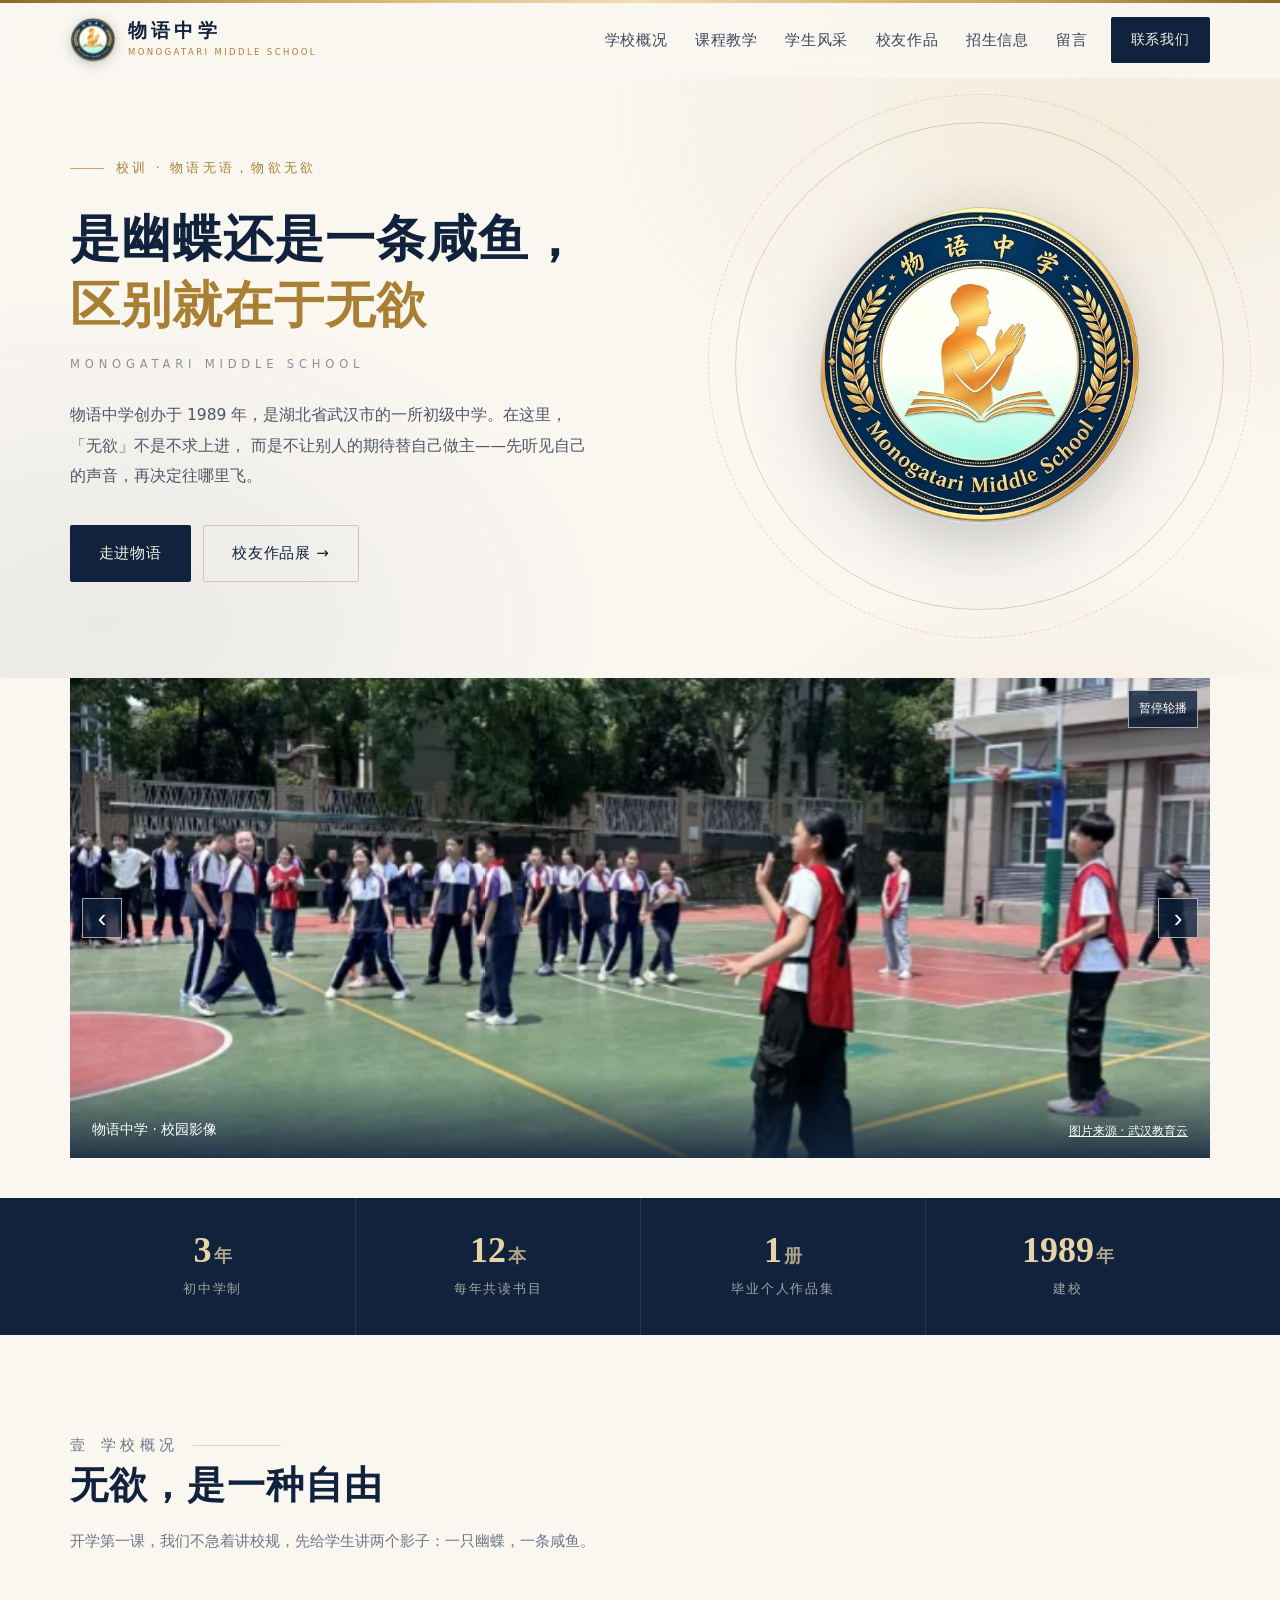
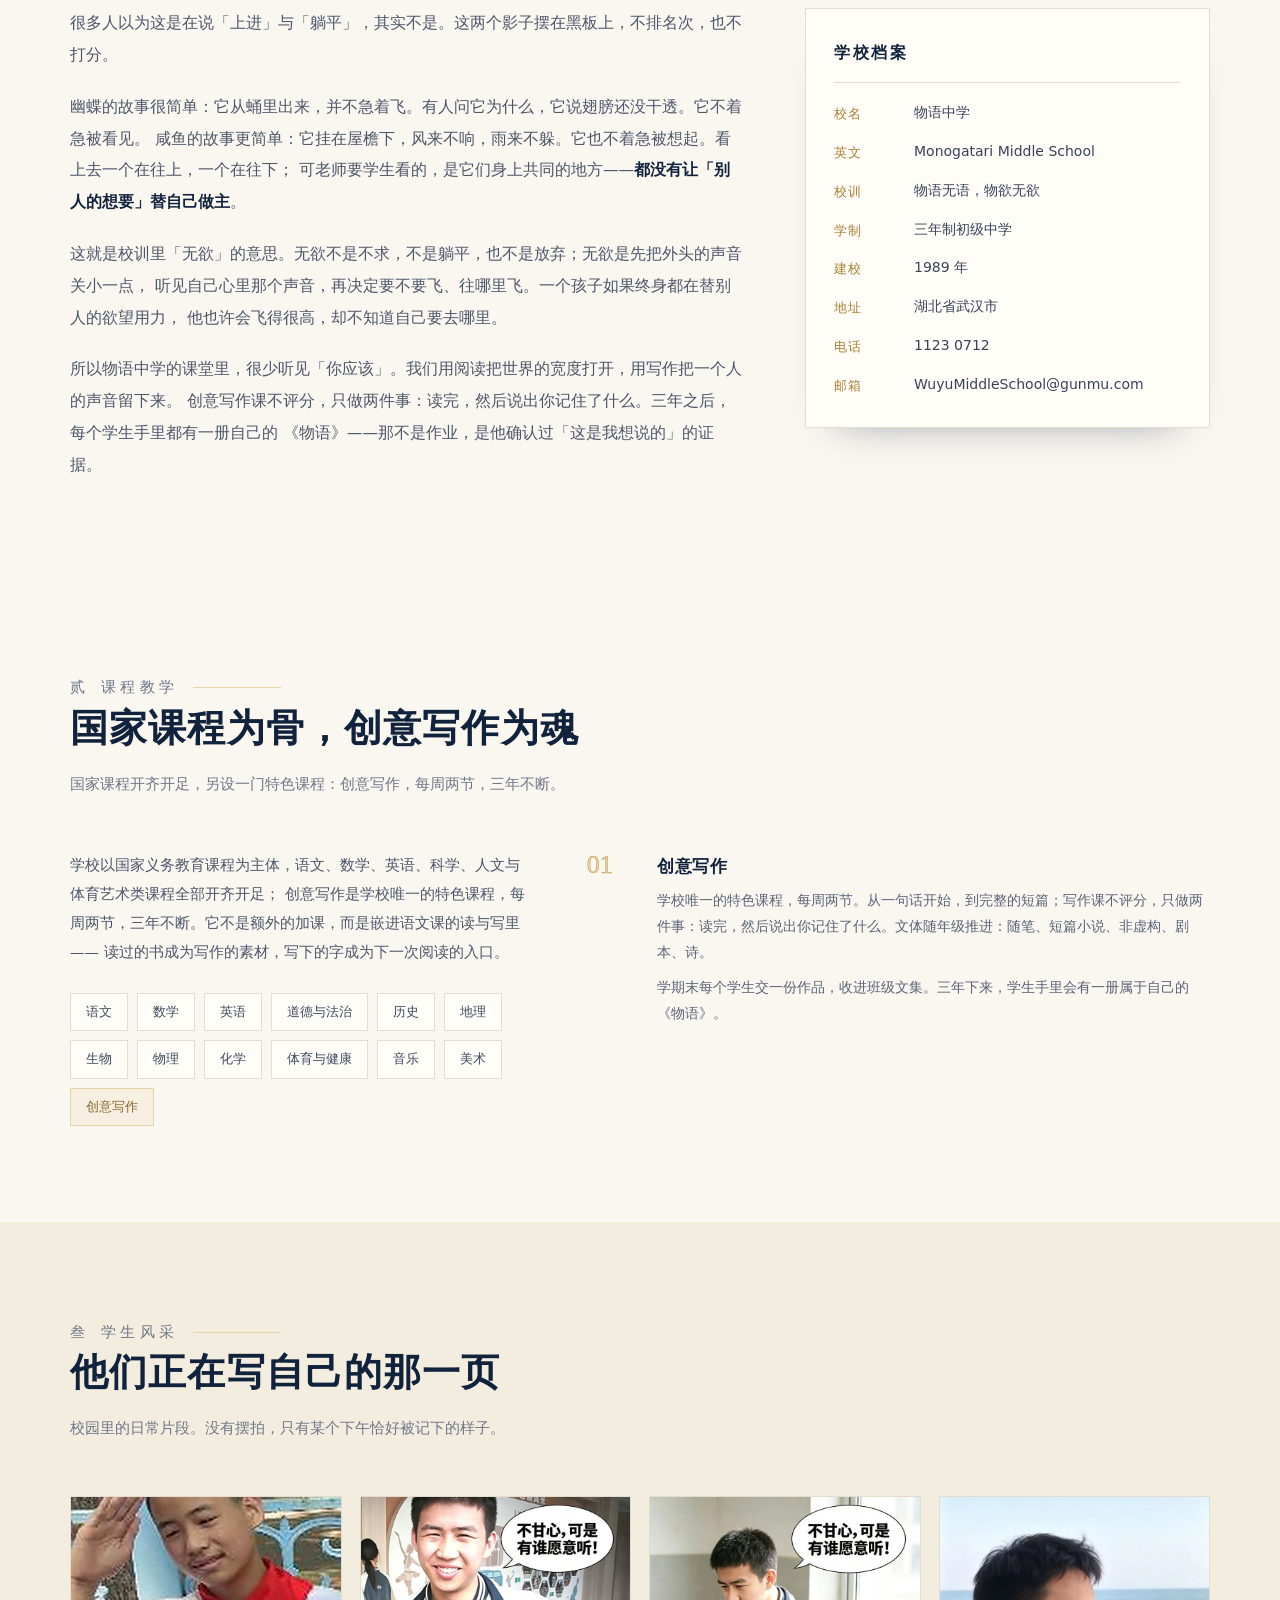
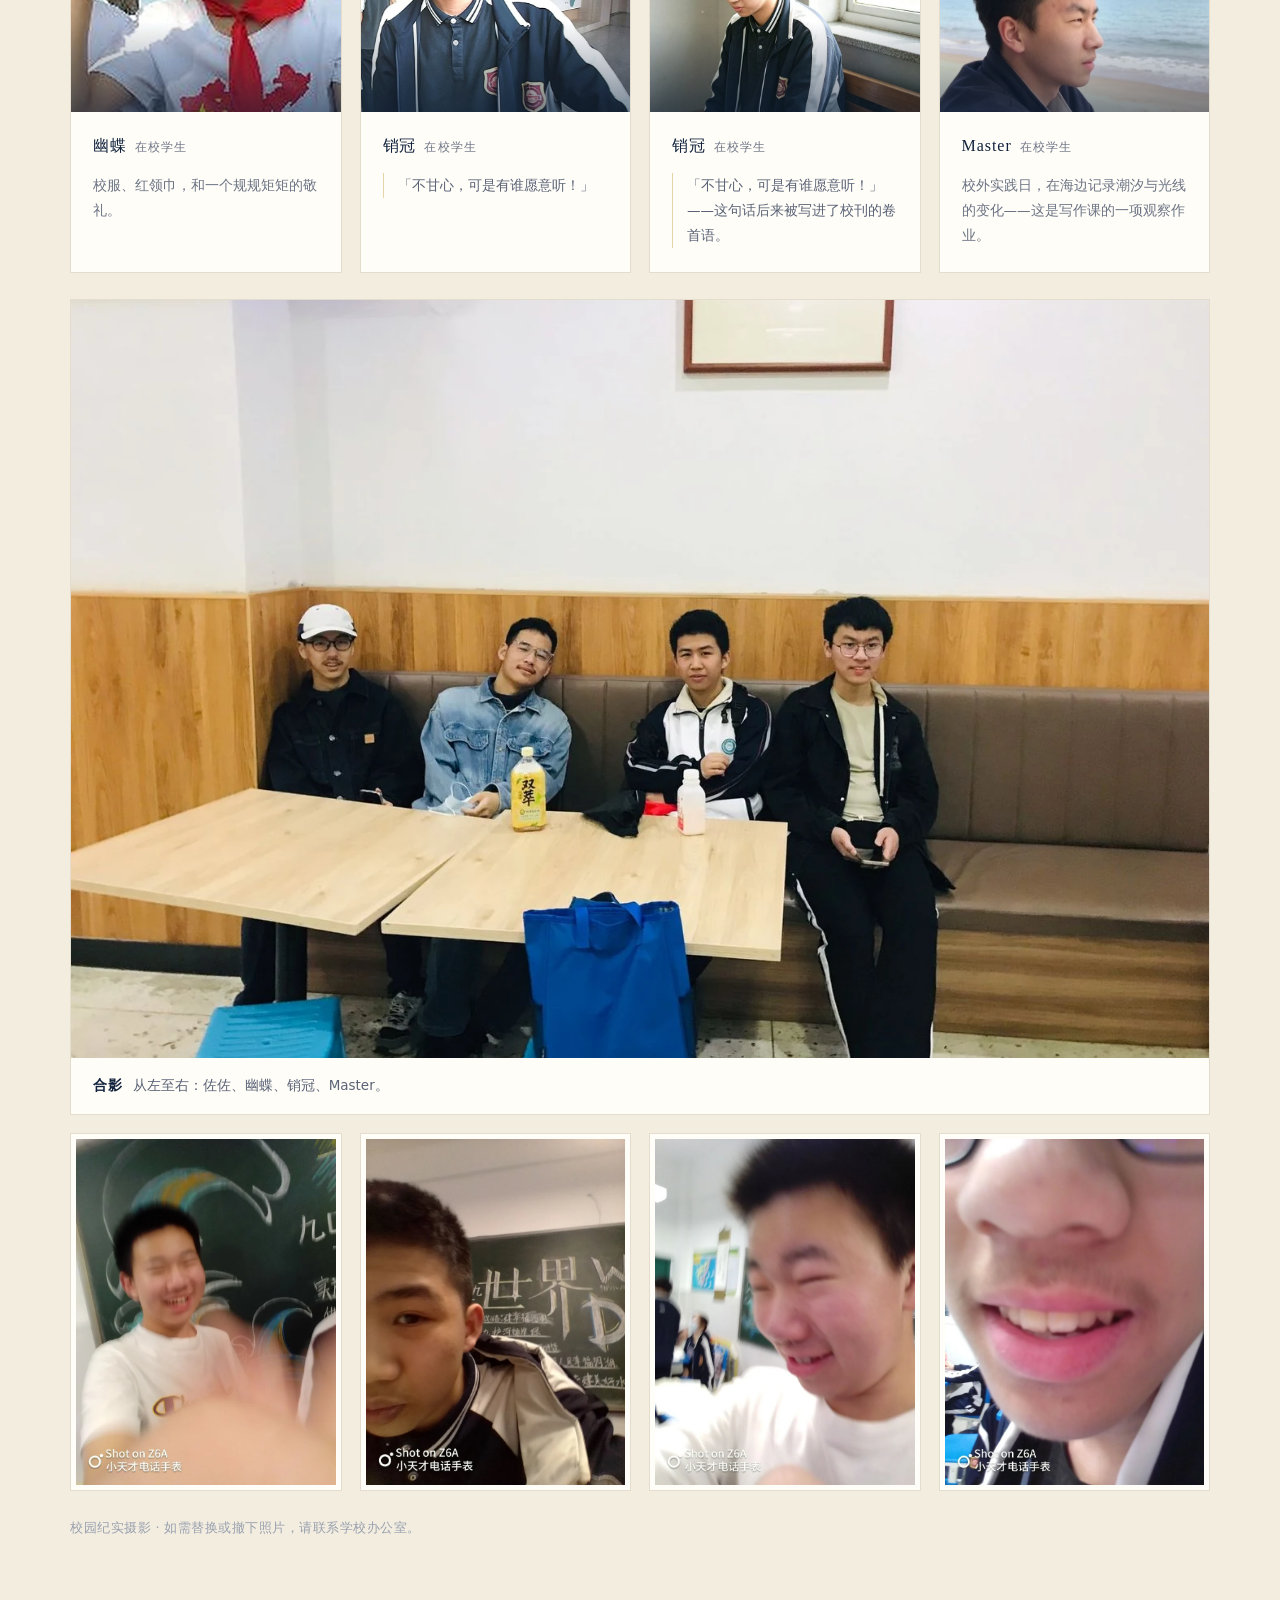
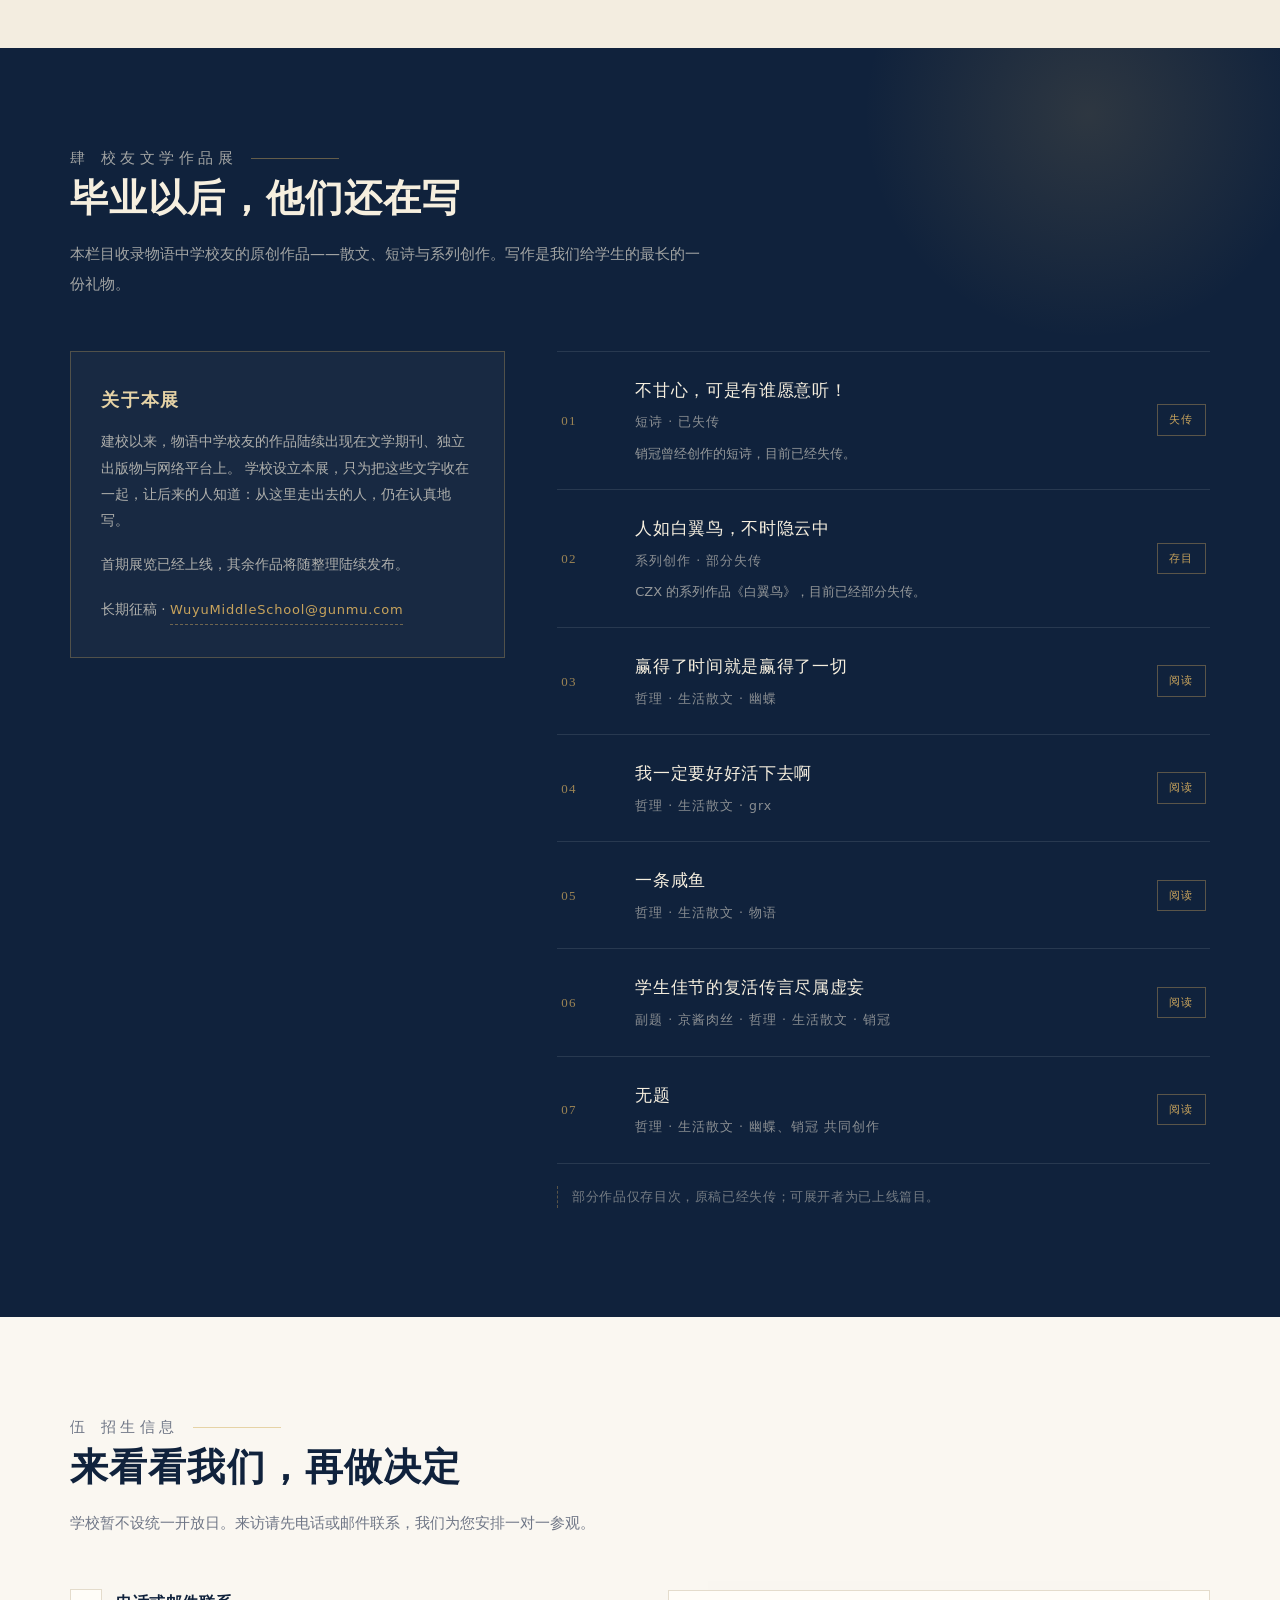
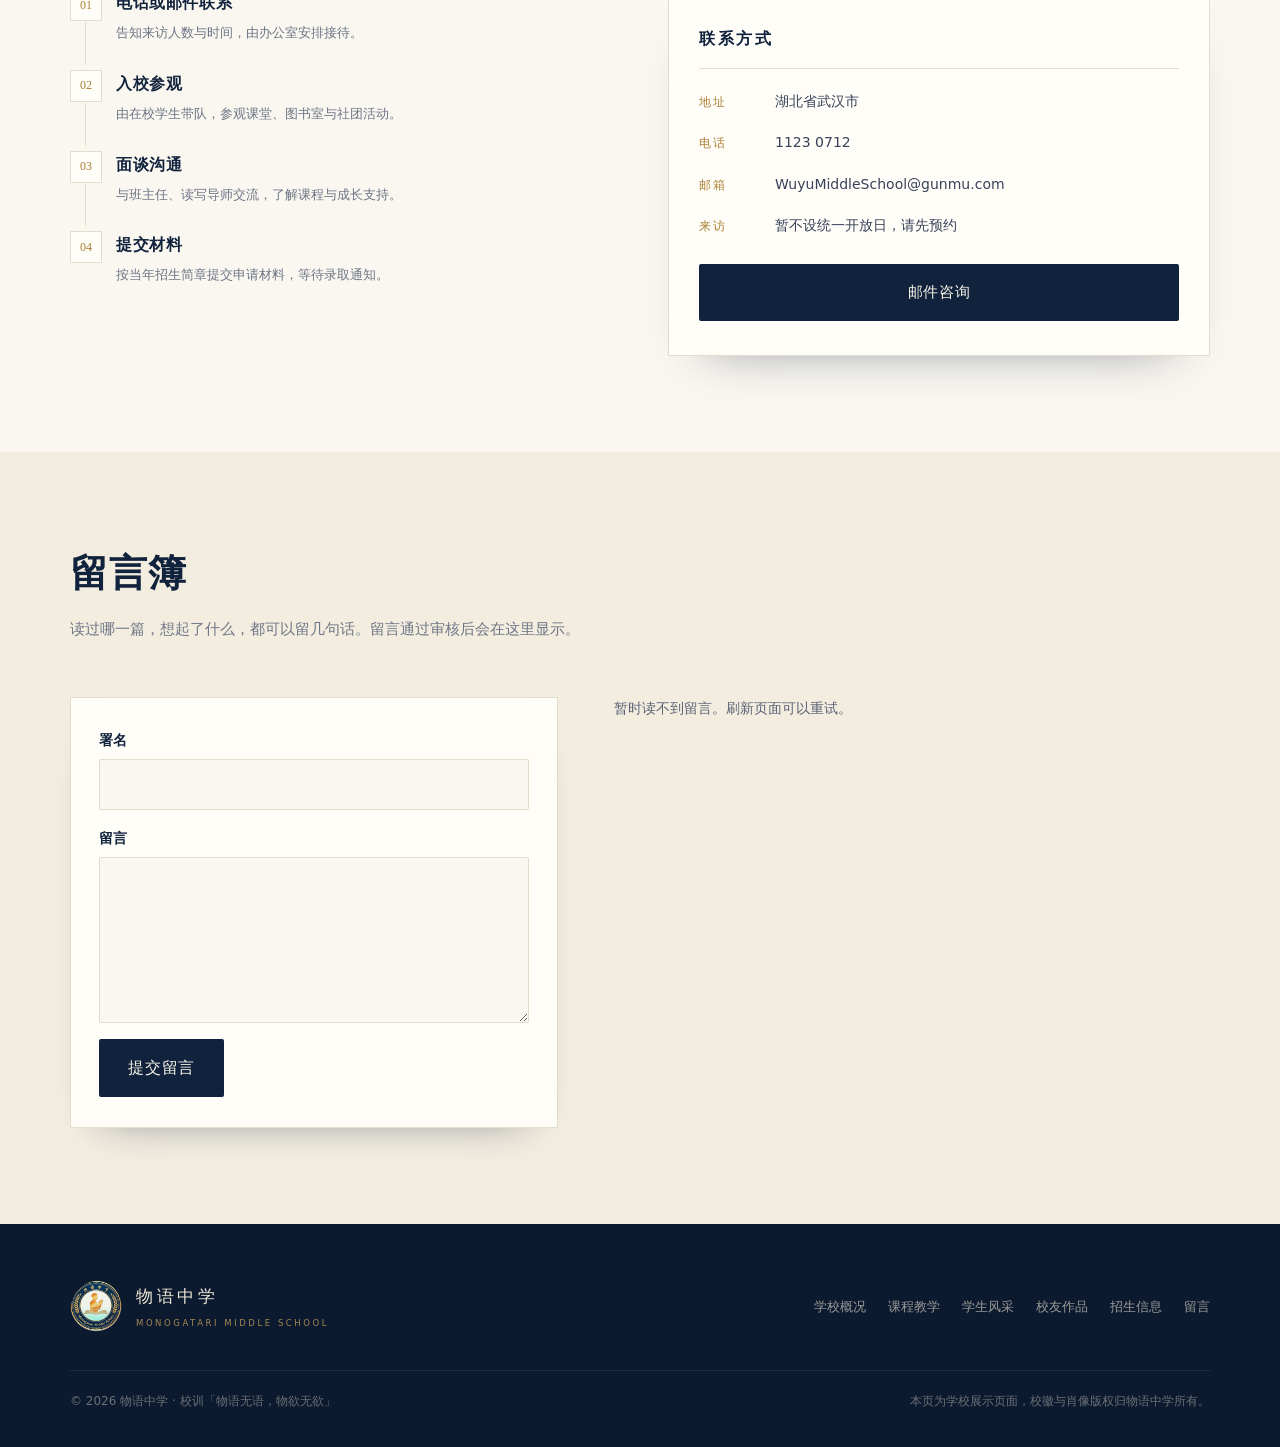
<file: index.html>
<!DOCTYPE html>
<html lang="zh-CN">
<head>
<meta charset="UTF-8">
<meta name="viewport" content="width=device-width, initial-scale=1.0">
<title>物语中学 · Monogatari Middle School</title>
<meta name="robots" content="noindex, nofollow, noarchive">
<meta name="description" content="物语中学（Monogatari Middle School），创办于 1989 年，校训「物语无语，物欲无欲」，把阅读与写作放在育人的中心。">
<link rel="icon" type="image/png" href="./assets/images/school-icon.png">
<link rel="stylesheet" href="./assets/site.css">
</head>
<body>
<div class="goldbar"></div>

<!-- ===== 导航 ===== -->
<header class="nav" id="nav">
  <div class="wrap nav-in">
    <a class="brand" href="#top" aria-label="物语中学首页">
      <img src="./assets/images/school-icon.png" alt="物语中学校徽" width="46" height="46">
      <span>
        <span class="cn">物语中学</span>
        <span class="en">Monogatari Middle School</span>
      </span>
    </a>
    <nav class="links" aria-label="主导航">
      <a href="#about">学校概况</a>
      <a href="#courses">课程教学</a>
      <a href="#students">学生风采</a>
      <a href="#alumni">校友作品</a>
      <a href="#admit">招生信息</a>
      <a href="#guestbook">留言</a>
      <a class="nav-cta" href="#admit">联系我们</a>
    </nav>
    <button class="burger" id="burger" type="button" aria-label="打开菜单" aria-expanded="false" aria-controls="drawer"><span></span></button>
  </div>
</header>

<nav class="drawer" id="drawer" aria-label="主导航">
  <a href="#about">学校概况</a>
  <a href="#courses">课程教学</a>
  <a href="#students">学生风采</a>
  <a href="#alumni">校友作品</a>
  <a href="#admit">招生信息</a>
  <a href="#guestbook">留言</a>
</nav>

<!-- ===== 首屏 ===== -->
<section class="hero" id="top">
  <div class="wrap hero-grid">
    <div>
      <p class="creed">校训 · 物语无语，物欲无欲</p>
      <h1>是幽蝶还是一条咸鱼，<br><span class="gold">区别就在于无欲</span></h1>
      <p class="h1-en">Monogatari Middle School</p>
      <p class="lede">
        物语中学创办于 1989 年，是湖北省武汉市的一所初级中学。在这里，「无欲」不是不求上进，
        而是不让别人的期待替自己做主——先听见自己的声音，再决定往哪里飞。
      </p>
      <div class="btns">
        <a class="btn btn-primary" href="#about">走进物语</a>
        <a class="btn btn-line" href="#alumni">校友作品展 →</a>
      </div>
    </div>
    <div class="crest rv">
      <div class="halo"></div>
      <div class="ring"></div>
      <div class="ring dash"></div>
      <img src="./assets/images/school-crest.webp" width="512" height="512" alt="物语中学校徽：深藏青圆章，金色麦穗环绕，捧手少年立于展开的书本之上">
    </div>
  </div>
</section>

<section class="campus-carousel" aria-label="物语中学校园影像">
  <div class="wrap">
    <div class="campus-carousel-frame">
      <figure class="campus-slide">
        <img class="campus-carousel-image" src="./assets/images/campus-sports.webp" alt="学生在操场上打躲避球" width="692" height="390">
        <figcaption class="campus-carousel-caption">
          <span>物语中学 · 校园影像</span>
          <a href="https://show.wuhaneduyun.cn/eschool/school/index/act-detail?cid=77&amp;f=eschool&amp;id=3985&amp;schoolId=dd06aeb4a2ec439f91b6832543d9f559">图片来源 · 武汉教育云</a>
        </figcaption>
      </figure>
      <figure class="campus-slide" hidden>
        <img class="campus-carousel-image" src="./assets/images/campus-classroom.webp" alt="学生从教室后排听讲" width="691" height="518" loading="lazy" decoding="async">
        <figcaption class="campus-carousel-caption">
          <span>物语中学 · 校园影像</span>
          <a href="https://show.wuhaneduyun.cn/eschool/school/index/act-detail?cid=77&amp;f=eschool&amp;id=3985&amp;schoolId=dd06aeb4a2ec439f91b6832543d9f559">图片来源 · 武汉教育云</a>
        </figcaption>
      </figure>
      <figure class="campus-slide" hidden>
        <img class="campus-carousel-image" src="./assets/images/campus-dragon-dance.webp" alt="礼堂里的舞龙活动" width="1140" height="760" loading="lazy" decoding="async">
        <figcaption class="campus-carousel-caption">
          <span>物语中学 · 校园影像</span>
          <a href="https://news.hubeidaily.net/pc/c_4729331.html">图片来源 · 湖北日报</a>
        </figcaption>
      </figure>
      <figure class="campus-slide" hidden>
        <img class="campus-carousel-image" src="./assets/images/campus-artwork.webp" alt="学生在展架前展示手工作品" width="1140" height="760" loading="lazy" decoding="async">
        <figcaption class="campus-carousel-caption">
          <span>物语中学 · 校园影像</span>
          <a href="https://news.hubeidaily.net/pc/c_4729331.html">图片来源 · 湖北日报</a>
        </figcaption>
      </figure>
      <div class="campus-carousel-controls" hidden>
        <button type="button" class="campus-prev" aria-label="上一张图片">‹</button>
        <button type="button" class="campus-next" aria-label="下一张图片">›</button>
        <button type="button" class="campus-pause">暂停轮播</button>
      </div>
    </div>
  </div>
</section>

<!-- ===== 数字带 ===== -->
<section class="stats" aria-label="办学要点">
  <div class="wrap stats-in">
    <div class="stat"><b>3<i>年</i></b><span>初中学制</span></div>
    <div class="stat"><b>12<i>本</i></b><span>每年共读书目</span></div>
    <div class="stat"><b>1<i>册</i></b><span>毕业个人作品集</span></div>
    <div class="stat"><b>1989<i>年</i></b><span>建校</span></div>
  </div>
</section>

<!-- ===== 学校概况 ===== -->
<section id="about">
  <div class="wrap">
    <div class="sec-head rv">
      <p class="sec-no"><em>壹</em>学校概况</p>
      <h2>无欲，是一种自由</h2>
      <p>开学第一课，我们不急着讲校规，先给学生讲两个影子：一只幽蝶，一条咸鱼。</p>
    </div>
    <div class="about-grid">
      <div class="about-text rv">
        <p>
          很多人以为这是在说「上进」与「躺平」，其实不是。这两个影子摆在黑板上，不排名次，也不打分。
        </p>
        <p>
          幽蝶的故事很简单：它从蛹里出来，并不急着飞。有人问它为什么，它说翅膀还没干透。它不着急被看见。
          咸鱼的故事更简单：它挂在屋檐下，风来不响，雨来不躲。它也不着急被想起。看上去一个在往上，一个在往下；
          可老师要学生看的，是它们身上共同的地方——<strong>都没有让「别人的想要」替自己做主</strong>。
        </p>
        <p>
          这就是校训里「无欲」的意思。无欲不是不求，不是躺平，也不是放弃；无欲是先把外头的声音关小一点，
          听见自己心里那个声音，再决定要不要飞、往哪里飞。一个孩子如果终身都在替别人的欲望用力，
          他也许会飞得很高，却不知道自己要去哪里。
        </p>
        <p>
          所以物语中学的课堂里，很少听见「你应该」。我们用阅读把世界的宽度打开，用写作把一个人的声音留下来。
          创意写作课不评分，只做两件事：读完，然后说出你记住了什么。三年之后，每个学生手里都有一册自己的
          《物语》——那不是作业，是他确认过「这是我想说的」的证据。
        </p>
      </div>
      <aside class="fact-card rv">
        <h3>学校档案</h3>
        <ul class="fact-list">
          <li><span class="k">校名</span><span class="v">物语中学</span></li>
          <li><span class="k">英文</span><span class="v">Monogatari Middle School</span></li>
          <li><span class="k">校训</span><span class="v">物语无语，物欲无欲</span></li>
          <li><span class="k">学制</span><span class="v">三年制初级中学</span></li>
          <li><span class="k">建校</span><span class="v">1989 年</span></li>
          <li><span class="k">地址</span><span class="v">湖北省武汉市</span></li>
          <li><span class="k">电话</span><span class="v">1123 0712</span></li>
          <li><span class="k">邮箱</span><span class="v">WuyuMiddleSchool@gunmu.com</span></li>
        </ul>
      </aside>
    </div>
  </div>
</section>

<!-- ===== 课程教学 ===== -->
<section id="courses">
  <div class="wrap">
    <div class="sec-head rv">
      <p class="sec-no"><em>贰</em>课程教学</p>
      <h2>国家课程为骨，创意写作为魂</h2>
      <p>国家课程开齐开足，另设一门特色课程：创意写作，每周两节，三年不断。</p>
    </div>
    <div class="course-grid">
      <div class="rv">
        <p class="course-note">
          学校以国家义务教育课程为主体，语文、数学、英语、科学、人文与体育艺术类课程全部开齐开足；
          创意写作是学校唯一的特色课程，每周两节，三年不断。它不是额外的加课，而是嵌进语文课的读与写里——
          读过的书成为写作的素材，写下的字成为下一次阅读的入口。
        </p>
        <div class="tag-list" role="tablist" aria-label="课程科目" hidden>
          <button type="button" id="course-tab-chinese" role="tab" aria-controls="course-chinese" aria-selected="false" tabindex="-1">语文</button>
          <button type="button" id="course-tab-math" role="tab" aria-controls="course-math" aria-selected="false" tabindex="-1">数学</button>
          <button type="button" id="course-tab-english" role="tab" aria-controls="course-english" aria-selected="false" tabindex="-1">英语</button>
          <button type="button" id="course-tab-ethics" role="tab" aria-controls="course-ethics" aria-selected="false" tabindex="-1">道德与法治</button>
          <button type="button" id="course-tab-history" role="tab" aria-controls="course-history" aria-selected="false" tabindex="-1">历史</button>
          <button type="button" id="course-tab-geography" role="tab" aria-controls="course-geography" aria-selected="false" tabindex="-1">地理</button>
          <button type="button" id="course-tab-biology" role="tab" aria-controls="course-biology" aria-selected="false" tabindex="-1">生物</button>
          <button type="button" id="course-tab-physics" role="tab" aria-controls="course-physics" aria-selected="false" tabindex="-1">物理</button>
          <button type="button" id="course-tab-chemistry" role="tab" aria-controls="course-chemistry" aria-selected="false" tabindex="-1">化学</button>
          <button type="button" id="course-tab-pe" role="tab" aria-controls="course-pe" aria-selected="false" tabindex="-1">体育与健康</button>
          <button type="button" id="course-tab-music" role="tab" aria-controls="course-music" aria-selected="false" tabindex="-1">音乐</button>
          <button type="button" id="course-tab-art" role="tab" aria-controls="course-art" aria-selected="false" tabindex="-1">美术</button>
          <button type="button" id="course-tab-writing" role="tab" aria-controls="course-writing" aria-selected="true">创意写作</button>
        </div>
      </div>
      <ol class="modules rv" role="presentation">
        <li class="module" id="course-writing" role="tabpanel" aria-labelledby="course-tab-writing" tabindex="0">
          <span class="n">01</span>
          <div>
            <h3>创意写作</h3>
            <p>学校唯一的特色课程，每周两节。从一句话开始，到完整的短篇；写作课不评分，只做两件事：读完，然后说出你记住了什么。文体随年级推进：随笔、短篇小说、非虚构、剧本、诗。</p>
            <p style="margin-top:10px">学期末每个学生交一份作品，收进班级文集。三年下来，学生手里会有一册属于自己的《物语》。</p>
          </div>
        </li>
        <li class="module course-subject" id="course-chinese" role="tabpanel" aria-labelledby="course-tab-chinese" tabindex="0" hidden>
          <div>
            <h3>语文</h3>
            <p>读到一段对话，先分清是谁在说话，再想想他为什么在这里停了一下。作文也从具体的事写起。写一次等车，就把车来之前那几分钟写清楚。</p>
          </div>
        </li>
        <li class="module course-subject" id="course-math" role="tabpanel" aria-labelledby="course-tab-math" tabindex="0" hidden>
          <div>
            <h3>数学</h3>
            <p>列式之前先把条件写全。几何题画一幅图，函数题先描几个点。有时用两种办法解同一道题，再看看哪一步其实可以省掉。</p>
          </div>
        </li>
        <li class="module course-subject" id="course-english" role="tabpanel" aria-labelledby="course-tab-english" tabindex="0" hidden>
          <div>
            <h3>英语</h3>
            <p>听一段对话，记下说话的人要去哪里、有什么事。练口语时，两人轮流问路和指路，也试着用几句英语介绍一本自己读过的书。</p>
          </div>
        </li>
        <li class="module course-subject" id="course-ethics" role="tabpanel" aria-labelledby="course-tab-ethics" tabindex="0" hidden>
          <div>
            <h3>道德与法治</h3>
            <p>先读案例，再找出它牵涉的规则。比如借来的书弄丢了，该同谁商量，怎样补偿，什么约定说在前面更合适。</p>
          </div>
        </li>
        <li class="module course-subject" id="course-history" role="tabpanel" aria-labelledby="course-tab-history" tabindex="0" hidden>
          <div>
            <h3>历史</h3>
            <p>把一段历史放回它的年月，再找一张地图和一两则史料。遇到两份记载说法不同，先看是谁写的、写于什么时候。</p>
          </div>
        </li>
        <li class="module course-subject" id="course-geography" role="tabpanel" aria-labelledby="course-tab-geography" tabindex="0" hidden>
          <div>
            <h3>地理</h3>
            <p>先学会看图例、方向和比例尺。用一张武汉地图沿着长江往下找，再去看江两岸的地势、道路和人住的地方。</p>
          </div>
        </li>
        <li class="module course-subject" id="course-biology" role="tabpanel" aria-labelledby="course-tab-biology" tabindex="0" hidden>
          <div>
            <h3>生物</h3>
            <p>在显微镜下看一片叶子，把能分辨的结构画下来。也会种几粒种子，分开记录光照、浇水和发芽的日子。</p>
          </div>
        </li>
        <li class="module course-subject" id="course-physics" role="tabpanel" aria-labelledby="course-tab-physics" tabindex="0" hidden>
          <div>
            <h3>物理</h3>
            <p>把小车放上斜面，量下它走过的距离和用掉的时间。同一组数据多测几回，有出入就回头检查刻度和读数。</p>
          </div>
        </li>
        <li class="module course-subject" id="course-chemistry" role="tabpanel" aria-labelledby="course-tab-chemistry" tabindex="0" hidden>
          <div>
            <h3>化学</h3>
            <p>做实验时先把看到的现象记下来，颜色、气泡和沉淀都算。再拿两组结果放在一起，试着用学过的反应解释差别。</p>
          </div>
        </li>
        <li class="module course-subject" id="course-pe" role="tabpanel" aria-labelledby="course-tab-pe" tabindex="0" hidden>
          <div>
            <h3>体育与健康</h3>
            <p>跑步、球类和体能练习轮着上。课前热身，课后记下自己的配速和体感，下一次再试一试怎样跑得更稳。</p>
          </div>
        </li>
        <li class="module course-subject" id="course-music" role="tabpanel" aria-labelledby="course-tab-music" tabindex="0" hidden>
          <div>
            <h3>音乐</h3>
            <p>先把拍子打稳，再跟着唱一段旋律。练合唱时各声部先分开，合到一起之后，也要听得见身边的人。</p>
          </div>
        </li>
        <li class="module course-subject" id="course-art" role="tabpanel" aria-labelledby="course-tab-art" tabindex="0" hidden>
          <div>
            <h3>美术</h3>
            <p>从教室里的一把椅子开始画，先看比例，再看光从哪一边来。换张纸也可以做版画或剪贴，看看同一样东西还能怎样画。</p>
          </div>
        </li>
      </ol>
    </div>
  </div>
</section>

<!-- ===== 学生风采 ===== -->
<section class="students" id="students">
  <div class="wrap">
    <div class="sec-head rv">
      <p class="sec-no"><em>叁</em>学生风采</p>
      <h2>他们正在写自己的那一页</h2>
      <p>校园里的日常片段。没有摆拍，只有某个下午恰好被记下的样子。</p>
    </div>
    <div class="people">
      <article class="person rv">
        <div class="ph"><img src="./assets/images/student-salute.webp" alt="物语中学学生幽蝶" loading="lazy" style="object-position:50% 26%"></div>
        <div class="cap">
          <div class="who"><span>幽蝶</span><small>在校学生</small></div>
          <p class="plain">校服、红领巾，和一个规规矩矩的敬礼。</p>
        </div>
      </article>
      <article class="person rv">
        <div class="ph"><img src="./assets/images/student-hallway.webp" alt="物语中学学生销冠在教学楼走廊" loading="lazy"></div>
        <div class="cap">
          <div class="who"><span>销冠</span><small>在校学生</small></div>
          <p class="say">「不甘心，可是有谁愿意听！」</p>
        </div>
      </article>
      <article class="person rv">
        <div class="ph"><img src="./assets/images/student-window.webp" alt="物语中学学生销冠坐在教学楼窗边" loading="lazy"></div>
        <div class="cap">
          <div class="who"><span>销冠</span><small>在校学生</small></div>
          <p class="say">「不甘心，可是有谁愿意听！」——这句话后来被写进了校刊的卷首语。</p>
        </div>
      </article>
      <article class="person rv">
        <div class="ph"><img src="./assets/images/student-seaside.webp" alt="物语中学学生Master在海边" loading="lazy"></div>
        <div class="cap">
          <div class="who"><span>Master</span><small>在校学生</small></div>
          <p class="plain">校外实践日，在海边记录潮汐与光线的变化——这是写作课的一项观察作业。</p>
        </div>
      </article>
    </div>
    <figure class="group rv">
      <img src="./assets/images/student-group.webp" alt="物语中学四名学生合影，从左至右为佐佐、幽蝶、销冠、Master" loading="lazy">
      <figcaption><b>合影</b>从左至右：佐佐、幽蝶、销冠、Master。</figcaption>
    </figure>
    <div class="classroom-gallery" role="group" aria-label="课堂随拍">
      <a href="./assets/images/classroom-1.webp">
        <img src="./assets/images/classroom-1.webp" width="717" height="960" alt="一名学生在教室黑板前笑着挥手" loading="lazy" decoding="async">
      </a>
      <a href="./assets/images/classroom-2.webp">
        <img src="./assets/images/classroom-2.webp" width="720" height="960" alt="黑板前一名学生的半脸自拍" loading="lazy" decoding="async">
      </a>
      <a href="./assets/images/classroom-3.webp">
        <img src="./assets/images/classroom-3.webp" width="717" height="960" alt="在教室里眯眼笑的学生" loading="lazy" decoding="async">
      </a>
      <a href="./assets/images/classroom-4.webp">
        <img src="./assets/images/classroom-4.webp" width="717" height="960" alt="戴眼镜的学生笑容特写" loading="lazy" decoding="async">
      </a>
    </div>
    <p class="photo-note">校园纪实摄影 · 如需替换或撤下照片，请联系学校办公室。</p>
  </div>
</section>

<!-- ===== 校友作品 ===== -->
<section class="alumni" id="alumni">
  <div class="wrap">
    <div class="sec-head rv">
      <p class="sec-no"><em>肆</em>校友文学作品展</p>
      <h2>毕业以后，他们还在写</h2>
      <p>本栏目收录物语中学校友的原创作品——散文、短诗与系列创作。写作是我们给学生的最长的一份礼物。</p>
    </div>
    <div class="exhibit">
      <aside class="exhibit-card rv">
        <h3>关于本展</h3>
        <p>
          建校以来，物语中学校友的作品陆续出现在文学期刊、独立出版物与网络平台上。
          学校设立本展，只为把这些文字收在一起，让后来的人知道：从这里走出去的人，仍在认真地写。
        </p>
        <p>首期展览已经上线，其余作品将随整理陆续发布。</p>
        <p>长期征稿 · <span class="mail">WuyuMiddleSchool@gunmu.com</span></p>
      </aside>

      <!-- 作品列表：收到文本后逐条替换 t / meta / badge -->
      <div class="rv">
        <ul class="works">
          <li class="work-item">
            <span class="work" data-state="empty">
              <span class="idx">01</span>
              <span class="wt">
                <span class="t">不甘心，可是有谁愿意听！</span>
                <span class="meta">短诗 · 已失传</span>
                <span class="desc">销冠曾经创作的短诗，目前已经失传。</span>
              </span>
              <span class="badge">失传</span>
            </span>
          </li>
          <li class="work-item">
            <span class="work" data-state="empty">
              <span class="idx">02</span>
              <span class="wt">
                <span class="t">人如白翼鸟，不时隐云中</span>
                <span class="meta">系列创作 · 部分失传</span>
                <span class="desc">CZX 的系列作品《白翼鸟》，目前已经部分失传。</span>
              </span>
              <span class="badge">存目</span>
            </span>
          </li>
          <li class="work-item">
            <button class="work" type="button" aria-expanded="false" aria-controls="w03">
              <span class="idx">03</span>
              <span class="wt">
                <span class="t">赢得了时间就是赢得了一切</span>
                <span class="meta">哲理 · 生活散文 · 幽蝶</span>
              </span>
              <span class="badge">阅读</span>
            </button>
            <div class="work-body" id="w03"><div class="inner">
              <div class="prose">
                  <p>家里有一只挂钟，走得比标准时间快三分钟。父亲说，这样出门永远不会迟到。</p>
                  <p>后来我学会了给它上弦，一格一格地拧，听见齿轮咬合的声音，像某种允诺。那时我以为，把钟拨快一点，就能比时间多活三分钟。</p>
                  <p>初中三年，我把每一分钟都排进课表：早读前背十个单词，等公交时听听力，排队打饭时默写古诗。我的时间没有空隙，像一块被压到最紧的砖。我以为我在赢。</p>
                  <p>直到有一天，我在等的不是车，是雨停。雨要停不停，我在檐下站了四十分钟。那四十分钟什么也没做成，只看见水从瓦上流下来，在石阶上敲出一个又一个小坑。我第一次觉得，那不是我输掉的四十分钟，而是我第一次真正拥有的四十分钟。</p>
                  <p>钟还是要上弦的。快三分钟的钟，还是快三分钟。区别只在于：从前我盯着它，现在我偶尔也看窗外的雨。</p>
                  <p>如果一定要说「赢得了时间就是赢得了一切」，我想赢的不是分钟数，而是那些没有被安排的时刻——它们不成任务，也不留痕迹，却在很多年后突然回来，替你证明你曾经好好活过。</p>
              </div>
            </div></div>
          </li>
          <li class="work-item">
            <button class="work" type="button" aria-expanded="false" aria-controls="w04">
              <span class="idx">04</span>
              <span class="wt">
                <span class="t">我一定要好好活下去啊</span>
                <span class="meta">哲理 · 生活散文 · grx</span>
              </span>
              <span class="badge">阅读</span>
            </button>
            <div class="work-body" id="w04"><div class="inner">
              <div class="prose">
                  <p>这句话我第一次听见，是在医院走廊上。</p>
                  <p>一个比我大的男孩坐在长椅上，腿肿着，手里捏着一张化验单。他没哭，只是很小声地对自己说：「我一定要好好活下去啊。」说完他笑了一下，好像怕被谁听见。</p>
                  <p>我当时不明白，活下去不是本来就会发生的事吗？为什么要「一定」，为什么要「好好」。</p>
                  <p>后来才知道，活下去确实每天都在发生，但「好好活下去」需要每天重新决定一次。决定今天要不要起床，决定要不要把饭吃完，决定在所有人都没看见的时候，还愿不愿意对自己客气一点。</p>
                  <p>这句话很土，土到写在贺卡上都显得敷衍。可那天在走廊上，它从一个素不相识的人嘴里说出来，像一句盟约。</p>
                  <p>我不知道他后来怎么样了。我们只是在那条走廊上同坐了一个下午，各自攥着一张纸。</p>
                  <p>但我记住了那句话。有时候夜里写不出东西，或者觉得一切都空落落的时候，我会在心里说一遍，语气和那天一样小声：</p>
                  <p>我一定要好好活下去啊。</p>
              </div>
            </div></div>
          </li>
          <li class="work-item">
            <button class="work" type="button" aria-expanded="false" aria-controls="w05">
              <span class="idx">05</span>
              <span class="wt">
                <span class="t">一条咸鱼</span>
                <span class="meta">哲理 · 生活散文 · 物语</span>
              </span>
              <span class="badge">阅读</span>
            </button>
            <div class="work-body" id="w05"><div class="inner">
              <div class="prose">
                  <p>校训刻在门口的石头上：「物语无语，物欲无欲」。新生看不懂，问我什么意思。我说，去看看鱼。</p>
                  <p>食堂后面的水箱里养着几条鱼，其中一条总是横躺着，不怎么动。同学叫它咸鱼，说它懒。</p>
                  <p>可它其实是在休息。它不吃的时候不动，动的时候一口就叼走了食。它不参加抢食，因为它知道明天还有食。</p>
                  <p>人也这样。有些人的努力要在别人看得见的地方才成立，一旦没人鼓掌，就撑不下去。另一些人相反：他们安静，不争，甚至显得有点丧，可他们心里有一件真正想做的事，那件事不需要观众。</p>
                  <p>我们常把前者叫上进，把后者叫咸鱼。其实不是。咸鱼的区别不在躺不躺，而在有没有把「别人的想要」当成自己的想要。</p>
                  <p>一条真正自在的咸鱼，是知道自己为什么躺着的。它躺下去的时候，心里没有欠谁一句解释。</p>
                  <p>校训里的「无欲」，说的就是这件事。不是不要，是不被要。</p>
              </div>
            </div></div>
          </li>
          <li class="work-item">
            <button class="work" type="button" aria-expanded="false" aria-controls="w06">
              <span class="idx">06</span>
              <span class="wt">
                <span class="t">学生佳节的复活传言尽属虚妄</span>
                <span class="meta">副题 · 京酱肉丝 · 哲理 · 生活散文 · 销冠</span>
              </span>
              <span class="badge">阅读</span>
            </button>
            <div class="work-body" id="w06"><div class="inner">
              <div class="prose">
                  <p>每到学生佳节，校园里总会传起一个说法：操场第三盏路灯下面，曾经死去的学长会在午夜回来，只要你在那里喊他的名字。</p>
                  <p>传得最凶的那一年，我们真的去了。四个人，踩着十一月的露水，站在第三盏灯下。谁也不知道那位学长叫什么，于是我们就喊「喂」。喊了半小时，什么也没有，只有保安的手电筒扫过来。</p>
                  <p>回宿舍的路上，有人饿了，说起京酱肉丝。于是这个话题就散了，散在谁也没吃上的那份甜面酱里。</p>
                  <p>后来我想，所谓复活，大概从一开始就是假的。真正会回来的不是人，是我们对那一天的记忆：谁在路灯下站着，谁笑了，谁的围巾被风吹起来。</p>
                  <p>所以「学生佳节的复活传言尽属虚妄」这句话是对的。可它后面那半句更有意思——终局不过化作京酱肉丝。</p>
                  <p>一切宏大的事，最后都会落到一件具体的小事上。传说会散，人会走散，剩下的是一盘菜，一个一起饿过的晚上。</p>
                  <p>这不算悲剧。能一起饿，已经很好。</p>
              </div>
            </div></div>
          </li>
          <li class="work-item">
            <button class="work" type="button" aria-expanded="false" aria-controls="w07">
              <span class="idx">07</span>
              <span class="wt">
                <span class="t">无题</span>
                <span class="meta">哲理 · 生活散文 · 幽蝶、销冠 共同创作</span>
              </span>
              <span class="badge">阅读</span>
            </button>
            <div class="work-body" id="w07"><div class="inner">
              <div class="prose">
<p>郊区的夜晚总是宁静的，月亮毫不吝啬的洒落着银白色的光线。不得不承认月光相较于那些人造光源确实略显暗淡，但也更加柔和。</p>
                <p>在黄土之上漫无目的行走。。。。似乎也无法拥有目的，毕竟目的的前提似乎是先知晓身处何方。身处何方呢？我本人也并不知道，这是城市的近郊，阡陌交错的田垄上，堆积着焚烧殆尽的秸秆，形成了一个个山垛。</p>
                <p>从我出生伊始，我就时刻处在遗忘之中。遗忘了我的姓名，遗忘了我的出身，最后毫无征兆的出现在此，回想起我的遗忘。</p>
                <p>远处地平线上的金属色的巨大建筑倒是与自然的田野反差巨大，那份人为的冰冷正折射着锐利的光线刺入我的眼睛。巨大的令人畏惧，或是沉默的令人恐惧。怀抱着或许可在其中寻得些什么的想法，背对着月光行走，使得这座寂静得以从地平线上脱离，并生长。</p>
                <p>慢慢地，我来到巨大建筑的脚底。皎白的月光在其表面反射，竟让我感到莫名的寒冷，伸向表面的手开始颤抖。我寻找着入口，它的表面是如此光滑，我怀疑是否存在入口。就像某种崇拜机械极简主义的狂信徒之杰作，圆柱形的金属筒，毫无意义地纯存在地矗立于地平线之上，我的面前。考虑到此处荒废的时间，我认为其中大概率不存在什么电力之类的，绕行一圈之后一扇不起眼的门被找到了。用着还算顺手的撬棍，顺着用石头砸出的弯曲，将门通过一种暴力的方式打开。得益于去内部并不如同期外表所见的那样平滑干净，这并未花费太多力气。</p>
                <p>建筑的内部仅有幽蓝色的应急照明灯提供光线，出乎意料的是该建筑的排气功能似乎依然正常工作，巨大金属扇叶的旋转声回荡其中。或许该建筑表层有一种特殊涂料来保持其外表的整洁并隔绝声音。应急照明灯使一片绿色出现在视野之中。植物。。。看上去再坚不可摧的建筑也无法抵御那些绿色生物的生长。植物的点缀倒是给这座冰冷建筑的内部添加了些许颜色，构成一副具有独特的美学的画面。</p>
                <p>此时，一股浓烈的、令人作呕的血腥味回荡在我的鼻腔之中。幽暗的灯光让我感到些许不适，我急忙退出建筑，一下跌回到田野上。眼前的景象令我诧异：方才闪烁着金属光泽的完美圆柱体，现在依然是锈迹斑斑，散发着令人不适的气味。我怀疑，因为我破坏了它的外部结构，因而破坏了维持了某种低熵和高能量价值的功泵之类。正如一切的物质将会毁灭，通过排熵维持的美感，这无名艺术家的结构主义之作，在自然的定律之前也不值一提，它想要传达的永恒也已被证伪。</p>
                <p>我返回了建筑内部，借着应急照明灯的幽光探索着。虽然其内部依然锈迹斑斑，但依旧可以看出其似乎是为某种通信意图所建。或许是漫长战争中某个希望将自己认可的美学贯彻入自己所参加的暴力的组织所为吧，毕竟这战争持续时间太长了，再独特的团体参加也不为稀奇。不过战争终是结束了，这些曾为战争而生的建筑最后竟然是因为其外表的审美价值而引人注目。</p>
                <p>我在塔内漫无目的地摸索着。风声轰鸣着，裹挟着巨大的尘埃弥漫在空中，月光沉默着透过风扇流淌着，习习地在半空中拖下一道长长的摇曳通路。夜半的寒冷促使我不断地哆嗦，只想要尽快逃离巨大的排风设备，沿着阶梯向上漫游。沿途越来越暗，我只好敲除一盏应急照明灯，提在手上，好似深海中的鮟鱇。到达顶层，建筑完整性的破坏似乎使其的顶部展开，月光从圆形的空洞之中洒落于锈红与绿色夹杂的暗银白色平台。</p>
                <p>真是令人惊奇，此处竟还有一把躺椅供人歇息，旁边的桌子似乎也可放置些许适宜的饮品。清理了一下沉积的灰尘，便在椅子上坐下了。今夜的星空格外的美丽，略显暗淡的月光倒是使闪烁的星星更加引人注目，银河的璀璨平展于暗灰色的天空，流光的彩色又增添了几份立体。</p>
                <p>看起来，在被它的作者抛弃之前，这座规则的近乎完美的作品在传递信息之余，曾经也被用于住所或观景台之类，用于在战争的间隙，这般惬意的闲暇时光体验自然的魅力。我不知是因为对于战事的厌恶还是单纯因为被敌军击溃，致使它的主人抛弃了它，任由它自范地生长成呈现对称的几何式古朴美学结构，就像是古典时期的墓志铭。</p>
                <p>这种技术现而今已消散，只余下这些坟墓，记载着曾经对于概念美学的执着追求的辉煌过去。</p>
                <p>在塔顶欣赏了一个小时的星空并品尝了两三杯使用过去收集的雨水所泡成的红茶之后，或许是出于对于逝去事务安息的自觉，我还是离开了，沿着月光的方向继续前行。这片空地被包围在一片森林之中，或许是排熵泵的作用导致其周围形成了一片绿色较浅的圆形空缺，也是十分有趣。带着某种敬畏，我最后回看了一眼，走人了森林之中。</p>
                <p>树木在郊区并不少见，他们常常成群分布，让黄色的土地让长出些许绿色的覆盖。</p>
                <p>萤火虫在丛林之中徘徊着，其所发出的与月光色调不同的冷黄光倒是给丛林添加上一份梦境的色彩。</p>
              </div>
            </div></div>
          </li>
        </ul>
        <p class="works-empty">部分作品仅存目次，原稿已经失传；可展开者为已上线篇目。</p>
      </div>
    </div>
  </div>
</section>

<!-- ===== 招生 ===== -->
<section id="admit">
  <div class="wrap">
    <div class="sec-head rv">
      <p class="sec-no"><em>伍</em>招生信息</p>
      <h2>来看看我们，再做决定</h2>
      <p>学校暂不设统一开放日。来访请先电话或邮件联系，我们为您安排一对一参观。</p>
    </div>
    <div class="admit-grid">
      <ol class="flow rv">
        <li><b>电话或邮件联系</b><small>告知来访人数与时间，由办公室安排接待。</small></li>
        <li><b>入校参观</b><small>由在校学生带队，参观课堂、图书室与社团活动。</small></li>
        <li><b>面谈沟通</b><small>与班主任、读写导师交流，了解课程与成长支持。</small></li>
        <li><b>提交材料</b><small>按当年招生简章提交申请材料，等待录取通知。</small></li>
      </ol>
      <aside class="info-card rv">
        <h3>联系方式</h3>
        <ul class="info-list">
          <li><span class="k">地址</span><span class="v">湖北省武汉市</span></li>
          <li><span class="k">电话</span><span class="v">1123 0712</span></li>
          <li><span class="k">邮箱</span><span class="v">WuyuMiddleSchool@gunmu.com</span></li>
          <li><span class="k">来访</span><span class="v">暂不设统一开放日，请先预约</span></li>
        </ul>
        <a class="btn btn-primary" href="mailto:WuyuMiddleSchool@gunmu.com?subject=%E5%AD%A6%E6%A0%A1%E5%92%A8%E8%AF%A2" style="width:100%;justify-content:center">邮件咨询</a>
      </aside>
    </div>
  </div>
</section>

<!-- ===== 留言 ===== -->
<section class="guestbook" id="guestbook" aria-labelledby="guestbook-title">
  <div class="wrap">
    <div class="sec-head rv">
      <h2 id="guestbook-title">留言簿</h2>
      <p>读过哪一篇，想起了什么，都可以留几句话。留言通过审核后会在这里显示。</p>
    </div>
    <div class="guestbook-grid">
      <form id="guestbook-form" class="fact-card guestbook-form rv">
        <label for="guestbook-nickname">署名</label>
        <input id="guestbook-nickname" name="nickname" autocomplete="nickname" maxlength="24" required>
        <label for="guestbook-message">留言</label>
        <textarea id="guestbook-message" name="message" rows="5" maxlength="360" required></textarea>
        <div hidden><label for="guestbook-company">公司</label><input id="guestbook-company" name="company" tabindex="-1" autocomplete="off"></div>
        <button type="submit" class="btn btn-primary" disabled>提交留言</button>
        <p class="guestbook-status" role="status" id="guestbook-form-status"></p>
        <noscript><p>请开启 JavaScript 后提交留言。</p></noscript>
      </form>
      <div class="guestbook-entries rv" aria-label="公开留言">
        <p class="guestbook-status" role="status" id="guestbook-list-status">正在读取留言。</p>
        <ol id="guestbook-messages" class="guestbook-messages"></ol>
      </div>
    </div>
  </div>
</section>

<!-- ===== 页脚 ===== -->
<footer>
  <div class="wrap">
    <div class="foot-top">
      <div class="foot-brand">
        <img src="./assets/images/school-icon.png" alt="物语中学校徽" width="52" height="52">
        <div>
          <span class="cn">物语中学</span>
          <span class="en">Monogatari Middle School</span>
        </div>
      </div>
      <nav class="foot-links" aria-label="页脚导航">
        <a href="#about">学校概况</a>
        <a href="#courses">课程教学</a>
        <a href="#students">学生风采</a>
        <a href="#alumni">校友作品</a>
        <a href="#admit">招生信息</a>
        <a href="#guestbook">留言</a>
      </nav>
    </div>
    <div class="foot-bot">
      <span>© 2026 物语中学 · 校训「物语无语，物欲无欲」</span>
      <span>本页为学校展示页面，校徽与肖像版权归物语中学所有。</span>
    </div>
  </div>
</footer>

<script src="./assets/site.js" defer></script>
<script src="./assets/carousel.js" defer></script>
<script src="./assets/guestbook.js" defer></script>
</body>
</html>
</file>
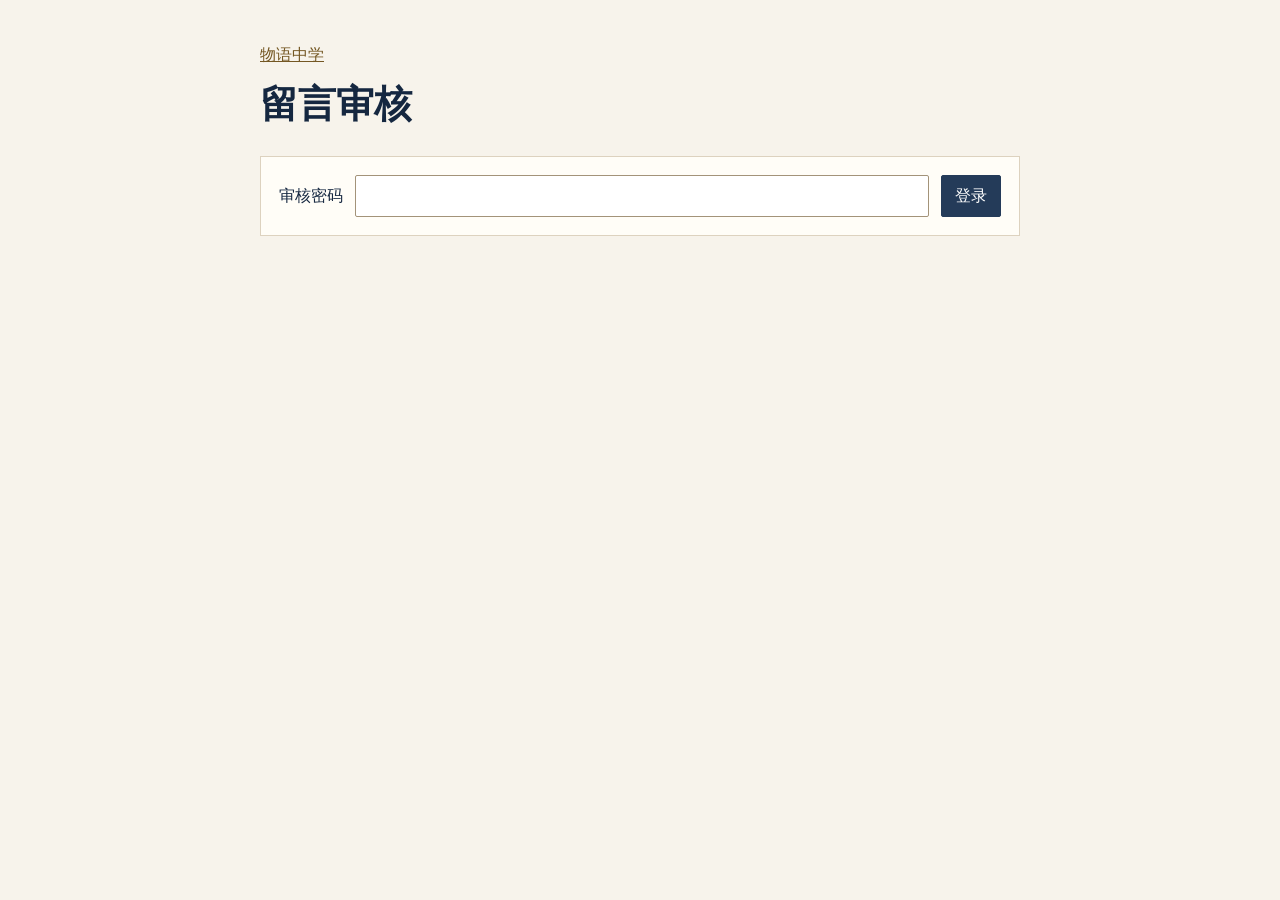
<file: admin.html>
<!doctype html>
<html lang="zh-CN">
<head>
  <meta charset="utf-8">
  <meta name="viewport" content="width=device-width, initial-scale=1">
  <meta name="robots" content="noindex, nofollow">
  <title>留言审核 · 物语中学</title>
  <link rel="stylesheet" href="./assets/admin.css">
  <script src="./assets/admin.js" defer></script>
</head>
<body>
  <main>
    <header>
      <a href="./">物语中学</a>
      <h1>留言审核</h1>
    </header>
    <form id="login">
      <label for="password">审核密码</label>
      <input id="password" type="password" inputmode="numeric" autocomplete="current-password" pattern="[0-9]{6}" maxlength="6" required>
      <button type="submit">登录</button>
    </form>
    <noscript><p>请开启 JavaScript 后审核留言。</p></noscript>
    <div id="moderation" hidden>
      <div class="toolbar">
        <button id="pending" type="button" aria-pressed="true">待审核</button>
        <button id="published" type="button" aria-pressed="false">已公开</button>
        <button id="refresh" type="button">刷新</button>
        <button id="logout" type="button">退出</button>
      </div>
      <ol id="messages" aria-label="留言列表"></ol>
      <nav class="paging" aria-label="留言分页" hidden>
        <button id="previous" type="button">上一页</button>
        <button id="next" type="button">下一页</button>
      </nav>
    </div>
    <p id="status" role="status"></p>
  </main>
</body>
</html>
</file>
<file: assets/site.css>
:root{
    --paper:#faf7f1;
    --paper-2:#f3ede0;
    --card:#fffdf8;
    --navy:#10223c;
    --navy-2:#1c3557;
    --gold:#a97f33;
    --gold-2:#c9a45c;
    --gold-3:#e6d3a6;
    --ink:#1b2333;
    --muted:#6f7686;
    --line:#e4dccc;
    --maxw:1140px;
    --nav-height:74px;
    --serif:"Noto Serif SC","Source Han Serif SC","Songti SC","STSong",Georgia,serif;
    --sans:"PingFang SC","Hiragino Sans GB","Microsoft YaHei",system-ui,-apple-system,"Segoe UI",sans-serif;
  }
  *{box-sizing:border-box}
  html{scroll-behavior:smooth;scroll-padding-top:calc(var(--nav-height) + 3px)}
  body{
    margin:0;background:var(--paper);color:var(--ink);
    font:400 16px/1.8 var(--sans);
    -webkit-font-smoothing:antialiased;overflow-x:hidden;
  }
  a{color:inherit;text-decoration:none}
  img{max-width:100%;display:block}
  ::selection{background:rgba(201,164,92,.32)}
  :focus-visible{outline:2px solid var(--gold);outline-offset:3px}

  .wrap{width:min(100% - 40px,var(--maxw));margin-inline:auto}
  .serif{font-family:var(--serif)}

  /* ===== 顶部金线 ===== */
  .goldbar{position:fixed;top:0;left:0;right:0;height:3px;z-index:80;
    background:linear-gradient(90deg,#8a672a,#c9a45c 20%,#f0dfb4 50%,#c9a45c 80%,#8a672a)}

  /* ===== 导航 ===== */
  .nav{
    position:fixed;top:3px;left:0;right:0;z-index:70;
    background:rgba(250,247,241,.86);
    backdrop-filter:blur(12px) saturate(1.2);-webkit-backdrop-filter:blur(12px) saturate(1.2);
    border-bottom:1px solid transparent;
    transition:border-color .3s,box-shadow .3s;
  }
  .nav.solid{border-bottom-color:var(--line);box-shadow:0 6px 24px -18px rgba(16,34,60,.5)}
  .nav-in{display:flex;align-items:center;justify-content:space-between;gap:16px;height:var(--nav-height)}
  .brand{display:flex;align-items:center;gap:12px;min-width:0}
  .brand img{width:46px;height:46px;flex:none;filter:drop-shadow(0 2px 6px rgba(16,34,60,.22))}
  .brand .cn{display:block;font-family:var(--serif);font-weight:700;font-size:19px;letter-spacing:.22em;color:var(--navy);line-height:1.25}
  .brand .en{display:block;font-size:8.5px;letter-spacing:.28em;text-transform:uppercase;color:var(--gold);margin-top:2px}
  .links{display:flex;gap:2px;align-items:center}
  .links a{
    position:relative;padding:9px 13px;font-size:14.5px;color:#3c465c;letter-spacing:.04em;
    transition:color .2s;
  }
  .links a::after{
    content:"";position:absolute;left:13px;right:13px;bottom:4px;height:1px;
    background:var(--gold);transform:scaleX(0);transform-origin:left;transition:transform .3s;
  }
  .links a:hover{color:var(--navy)}
  .links a:hover::after{transform:scaleX(1)}
  .links a.nav-cta{
    padding:10px 20px;margin-left:8px;border-radius:2px;font-size:14px;letter-spacing:.06em;
    background:var(--navy);color:#f7f2e6;transition:background .25s,transform .2s,color .25s;white-space:nowrap;
  }
  .links a.nav-cta::after{display:none}
  .links a.nav-cta:hover{background:var(--gold);color:#fff;transform:translateY(-1px)}
  .nav-cta{
    padding:10px 20px;margin-left:8px;border-radius:2px;font-size:14px;letter-spacing:.06em;
    background:var(--navy);color:#f7f2e6;white-space:nowrap;
  }
  .burger{display:none;width:42px;height:42px;border:1px solid var(--line);background:transparent;
    align-items:center;justify-content:center;cursor:pointer;color:var(--navy)}
  .burger span{width:17px;height:1.5px;background:currentColor;position:relative;display:block}
  .burger span::before,.burger span::after{content:"";position:absolute;left:0;width:17px;height:1.5px;background:currentColor}
  .burger span::before{top:-5px}.burger span::after{top:5px}

  .drawer{display:none;position:fixed;inset:calc(var(--nav-height) + 3px) 0 0;z-index:69;background:var(--paper);
    padding:16px 26px 40px;flex-direction:column;overflow-y:auto;overscroll-behavior:contain}
  .drawer a{padding:16px 4px;font-family:var(--serif);font-size:19px;color:var(--navy);
    border-bottom:1px solid var(--line)}

  /* ===== 首屏 ===== */
  .hero{position:relative;padding:150px 0 96px;overflow:hidden;
    background:
      radial-gradient(760px 480px at 88% 18%,rgba(201,164,92,.14),transparent 70%),
      radial-gradient(700px 460px at 8% 92%,rgba(28,53,87,.07),transparent 72%),
      var(--paper);
  }
  .hero::before{
    content:"";position:absolute;inset:auto -10% -60% 55%;height:520px;
    background:radial-gradient(closest-side,rgba(201,164,92,.18),transparent);
    pointer-events:none;
  }
  .hero-grid{position:relative;display:grid;grid-template-columns:1.15fr .85fr;gap:56px;align-items:center}
  .creed{
    display:inline-flex;align-items:center;gap:12px;margin:0 0 26px;
    font-size:12.5px;letter-spacing:.26em;color:var(--gold);text-transform:uppercase;
  }
  .creed::before{content:"";width:34px;height:1px;background:var(--gold-2)}
  h1{
    font-family:var(--serif);font-weight:700;margin:0;
    font-size:clamp(27px,4.6vw,50px);line-height:1.32;letter-spacing:.02em;color:var(--navy);
  }
  h1 .gold{color:var(--gold)}
  .h1-en{
    margin:16px 0 0;font-size:11.5px;letter-spacing:.42em;text-transform:uppercase;color:#8a8f9c;
  }
  .hero p.lede{
    margin:26px 0 0;max-width:34em;color:#4d5669;font-size:15.5px;line-height:1.95;
  }
  .hero .btns{display:flex;gap:12px;flex-wrap:wrap;margin-top:34px}
  .btn{display:inline-flex;align-items:center;gap:9px;padding:14px 28px;border-radius:2px;
    font-size:15px;letter-spacing:.05em;transition:all .25s;border:1px solid transparent}
  .btn-primary{background:var(--navy);color:#f9f4e8}
  .btn-primary:hover{background:var(--gold);transform:translateY(-2px);box-shadow:0 14px 28px -16px rgba(169,127,51,.9)}
  .btn-line{border-color:#cfc6b3;color:var(--navy);background:transparent}
  .btn-line:hover{border-color:var(--gold);color:var(--gold);background:rgba(201,164,92,.06)}

  .crest{position:relative;display:flex;justify-content:center;align-items:center}
  .crest .halo{
    position:absolute;width:116%;aspect-ratio:1;border-radius:50%;
    background:radial-gradient(closest-side,rgba(201,164,92,.22),rgba(201,164,92,0) 72%);
  }
  .crest .ring{position:absolute;width:106%;aspect-ratio:1;border-radius:50%;border:1px solid rgba(169,127,51,.32)}
  .crest .ring.dash{width:118%;border-style:dashed;border-color:rgba(169,127,51,.26);animation:spin 90s linear infinite}
  .crest img{position:relative;width:min(100%,330px);height:auto;filter:drop-shadow(0 18px 34px rgba(16,34,60,.22))}
  @keyframes spin{to{transform:rotate(360deg)}}

  /* ===== 数字带 ===== */
  .stats{background:var(--navy);color:#f0e8d7;padding:0}
  .stats-in{display:grid;grid-template-columns:repeat(4,1fr)}
  .stat{padding:34px 20px;text-align:center;border-left:1px solid rgba(255,255,255,.10)}
  .stat:first-child{border-left:0}
  .stat b{display:block;font-family:var(--serif);font-size:clamp(26px,5.6vw,36px);line-height:1;color:var(--gold-3);font-variant-numeric:tabular-nums}
  .stat b i{font-style:normal;font-size:.5em;margin-left:2px;color:rgba(230,211,166,.75)}
  .stat span{display:block;margin-top:10px;font-size:12.5px;letter-spacing:.14em;color:rgba(240,232,215,.66)}

  /* ===== 区块通用 ===== */
  section{padding:96px 0}
  .sec-head{max-width:640px;margin-bottom:52px}
  .sec-no{
    display:flex;align-items:center;gap:14px;margin:0 0 18px;
    font-size:12px;letter-spacing:.3em;color:var(--gold);text-transform:uppercase;
  }
  .sec-no em{font-family:var(--serif);font-style:normal;font-size:15px;letter-spacing:.1em}
  .sec-no::after{content:"";flex:1;max-width:88px;height:1px;background:var(--gold-3)}
  h2{
    font-family:var(--serif);font-weight:700;margin:0 0 16px;
    font-size:clamp(26px,5.6vw,38px);line-height:1.35;letter-spacing:.03em;color:var(--navy);
  }
  .sec-head p{margin:0;color:var(--muted);font-size:15px;line-height:1.95}

  /* ===== 学校概况 ===== */
  .about-grid{display:grid;grid-template-columns:1.25fr .75fr;gap:60px;align-items:start}
  .about-text p{color:#4d5669;font-size:15.5px;line-height:2.05;margin:0 0 20px}
  .about-text p:last-child{margin-bottom:0}
  .about-text strong{color:var(--navy);font-weight:600}
  .fact-card{
    background:var(--card);border:1px solid var(--line);padding:30px 28px;
    box-shadow:0 22px 40px -34px rgba(16,34,60,.6);
  }
  .fact-card h3{margin:0 0 18px;font-family:var(--serif);font-size:16px;letter-spacing:.16em;color:var(--navy);
    padding-bottom:14px;border-bottom:1px solid var(--line)}
  .fact-list{list-style:none;margin:0;padding:0;display:grid;gap:15px}
  .fact-list li{display:flex;gap:14px;font-size:14px;line-height:1.7;color:#4d5669}
  .fact-list .k{flex:none;width:66px;color:var(--gold);font-size:12.5px;letter-spacing:.1em;padding-top:2px}
  .fact-list .v{flex:1;color:#39425a;overflow-wrap:anywhere}
  .todo-dash{color:#9aa1ae;border-bottom:1px dashed #c9c2b5;padding:0 2px}

  /* ===== 育人目标 ===== */
  .goals{background:var(--paper-2)}
  .goal-grid{display:grid;grid-template-columns:repeat(3,1fr);gap:0;border:1px solid var(--line);background:var(--card)}
  .goal{padding:38px 30px;border-left:1px solid var(--line);transition:background .3s}
  .goal:first-child{border-left:0}
  .goal:hover{background:#fffefb}
  .goal .no{font-family:var(--serif);font-size:13px;letter-spacing:.16em;color:var(--gold)}
  .goal h3{
    font-family:var(--serif);font-size:22px;margin:14px 0 12px;color:var(--navy);letter-spacing:.08em;
  }
  .goal h3 small{display:block;font-family:var(--sans);font-size:11px;letter-spacing:.26em;
    color:#a2a7b3;font-weight:400;margin-top:6px;text-transform:uppercase}
  .goal p{margin:0;font-size:14px;line-height:1.9;color:#5a6376}

  /* ===== 课程 ===== */
  .course-grid{display:grid;grid-template-columns:.85fr 1.15fr;gap:56px;align-items:start}
  .course-note{font-size:14.5px;line-height:2;color:#4d5669;margin:0 0 26px}
  .tag-list{display:flex;flex-wrap:wrap;gap:9px}
  .tag-list[hidden],.module[hidden]{display:none}
  .tag-list button{
    font:inherit;font-size:13px;line-height:1.4;padding:9px 15px;border:1px solid var(--line);
    color:#3f495f;background:var(--card);cursor:pointer;
    transition:border-color .22s,color .22s,background-color .22s;
  }
  .tag-list button:hover{border-color:var(--gold-2);color:var(--gold);background:#fffdf6}
  .tag-list button[aria-selected="true"]{border-color:var(--gold-3);background:rgba(201,164,92,.10);color:#8a672a}
  .modules{list-style:none;margin:0;padding:0}
  .module{display:grid;grid-template-columns:52px 1fr;gap:18px;padding:24px 0;border-top:1px solid var(--line)}
  .module:first-child{border-top:0;padding-top:0}
  .module.course-subject:not([hidden]){display:block;border-top:0;padding-top:0}
  .module .n{font-family:var(--serif);font-size:26px;color:var(--gold-3);line-height:1.1;
    -webkit-text-stroke:.6px var(--gold-2)}
  .module h3{margin:0 0 6px;font-size:17px;color:var(--navy);letter-spacing:.05em}
  .module p{margin:0;font-size:14px;line-height:1.85;color:#5a6376}

  /* ===== 学生风采 ===== */
  .students{background:var(--paper-2)}
  .people{display:grid;grid-template-columns:repeat(4,1fr);gap:18px}
  .person{background:var(--card);border:1px solid var(--line);overflow:hidden;
    transition:transform .35s,box-shadow .35s}
  .person:hover{transform:translateY(-6px);box-shadow:0 26px 46px -32px rgba(16,34,60,.55)}
  .person .ph{position:relative;aspect-ratio:5/4;overflow:hidden;background:#e7e1d4}
  .person .ph img{width:100%;height:100%;object-fit:cover;object-position:50% 12%;transition:transform .7s}
  .person:hover .ph img{transform:scale(1.04)}
  .person .ph::after{content:"";position:absolute;inset:0;
    background:linear-gradient(180deg,transparent 58%,rgba(16,34,60,.55))}
  .person .cap{position:relative;padding:20px 22px 24px}
  .person .cap .who{font-family:var(--serif);font-size:16px;color:var(--navy);letter-spacing:.06em}
  .person .cap .who small{font-family:var(--sans);font-size:11.5px;color:var(--muted);letter-spacing:.1em;margin-left:8px}
  .person .cap .say{margin:12px 0 0;padding-left:14px;border-left:1px solid var(--gold-3);
    font-size:13.5px;line-height:1.85;color:#5a6376}
  .person .cap .plain{margin:12px 0 0;font-size:13.5px;line-height:1.85;color:#6c7484}
  .group{margin:26px 0 0;border:1px solid var(--line);background:var(--card);overflow:hidden}
  .group img{display:block;width:100%;aspect-ratio:3/2;object-fit:cover;object-position:50% 50%}
  .group figcaption{display:flex;align-items:baseline;gap:10px;flex-wrap:wrap;padding:15px 22px;font-size:13.5px;color:#5a6376}
  .group figcaption b{color:var(--navy);font-weight:600;letter-spacing:.06em;font-family:var(--serif)}
  .classroom-gallery{display:grid;grid-template-columns:repeat(4,minmax(0,1fr));gap:18px;margin-top:18px}
  .classroom-gallery a{display:block;border:1px solid var(--line);padding:5px;background:var(--card);
    transition:border-color .25s}
  .classroom-gallery a:hover,.classroom-gallery a:focus-visible{border-color:var(--gold-2)}
  .classroom-gallery img{width:100%;height:auto;aspect-ratio:3/4;object-fit:cover;background:#e7e1d4}
  .photo-note{margin-top:26px;font-size:12.5px;color:#98a0ae;letter-spacing:.04em}

  /* ===== 校友作品 ===== */
  .alumni{background:var(--navy);color:#efe8d9;position:relative;overflow:clip}
  .alumni::before{
    content:"";position:absolute;inset:-20% -10% auto auto;width:640px;height:640px;
    background:radial-gradient(closest-side,rgba(201,164,92,.16),transparent 70%);pointer-events:none;
  }
  .alumni .wrap{position:relative}
  .alumni h2{color:#f6efdf}
  .alumni .sec-no{color:var(--gold-2)}
  .alumni .sec-no::after{background:rgba(201,164,92,.45)}
  .alumni .sec-head p{color:rgba(239,232,217,.66)}
  .exhibit{display:grid;grid-template-columns:.8fr 1.2fr;gap:52px}
  .exhibit-card{border:1px solid rgba(201,164,92,.32);padding:32px 30px;background:rgba(255,255,255,.035);align-self:start;position:sticky;top:96px}
  .exhibit-card h3{font-family:var(--serif);margin:0 0 12px;font-size:18px;color:var(--gold-3);letter-spacing:.1em}
  .exhibit-card p{margin:0 0 18px;font-size:13.5px;line-height:1.95;color:rgba(239,232,217,.7)}
  .exhibit-card p:last-child{margin-bottom:0}
  .exhibit-card .mail{font-size:13px;letter-spacing:.06em;color:var(--gold-2);
    border-bottom:1px dashed rgba(201,164,92,.5);display:inline-block;padding-bottom:2px}
  .works{list-style:none;margin:0;padding:0;display:grid;gap:0}
  .work-item{border-top:1px solid rgba(255,255,255,.1)}
  .work-item:last-child{border-bottom:1px solid rgba(255,255,255,.1)}
  .work{
    display:grid;grid-template-columns:54px 1fr auto;gap:20px;align-items:center;
    width:100%;padding:24px 4px;background:none;border:0;color:inherit;font:inherit;
    text-align:left;cursor:pointer;transition:background .25s;
  }
  .work[data-state="empty"]{cursor:default}
  .work:not([data-state="empty"]):hover{background:rgba(255,255,255,.045)}
  .work .idx{font-family:var(--serif);font-size:13px;letter-spacing:.1em;color:rgba(201,164,92,.75)}
  .wt{display:block;min-width:0}
  .work .t{display:block;font-family:var(--serif);font-size:17px;color:#f6efdf;letter-spacing:.04em;margin:0 0 5px}
  .work .desc{display:block;margin-top:9px;font-size:13px;line-height:1.7;color:rgba(239,232,217,.6);max-width:46ch}
  .work .meta{display:block;font-size:12.5px;color:rgba(239,232,217,.55);letter-spacing:.08em}
  .work .badge{
    font-size:11px;letter-spacing:.14em;padding:5px 11px;border:1px solid rgba(201,164,92,.4);
    color:var(--gold-2);white-space:nowrap;transition:all .25s;
  }
  .work[aria-expanded="true"] .badge{background:var(--gold-2);border-color:var(--gold-2);color:#0b1a2f}
  .work-body{display:grid;grid-template-rows:0fr;transition:grid-template-rows .45s cubic-bezier(.2,.7,.3,1)}
  .work-body.open{grid-template-rows:1fr}
  .work-body > .inner{overflow:hidden}
  .prose{padding:4px 30px 30px 74px;font-size:14.5px;line-height:2;color:rgba(239,232,217,.8);max-width:64ch}
  .prose p{margin:0 0 14px}
  .prose p:last-child{margin-bottom:0}
  .prose .sig{color:var(--gold-2);font-size:12.5px;letter-spacing:.12em}
  .works-empty{
    margin-top:22px;font-size:12.5px;color:rgba(239,232,217,.45);letter-spacing:.05em;
    border-left:1px dashed rgba(201,164,92,.4);padding-left:14px;
  }

  /* ===== 招生 ===== */
  .admit-grid{display:grid;grid-template-columns:1fr 1fr;gap:56px;align-items:start}
  .flow{list-style:none;margin:0;padding:0;counter-reset:s}
  .flow li{counter-increment:s;position:relative;padding:0 0 26px 46px}
  .flow li:last-child{padding-bottom:0}
  .flow li::before{
    content:counter(s,decimal-leading-zero);position:absolute;left:0;top:-1px;
    font-family:var(--serif);font-size:12px;color:var(--gold);
    width:30px;height:30px;border:1px solid var(--line);background:var(--card);
    display:grid;place-items:center;
  }
  .flow li::after{content:"";position:absolute;left:15px;top:32px;bottom:6px;width:1px;background:var(--line)}
  .flow li:last-child::after{display:none}
  .flow b{display:block;font-size:15.5px;color:var(--navy);margin-bottom:4px;letter-spacing:.04em}
  .flow small{color:#6c7484;font-size:13px;line-height:1.75;display:block}
  .info-card{background:var(--card);border:1px solid var(--line);padding:34px 30px;
    box-shadow:0 26px 50px -40px rgba(16,34,60,.6)}
  .info-card h3{font-family:var(--serif);margin:0 0 20px;font-size:16px;letter-spacing:.16em;color:var(--navy);
    padding-bottom:14px;border-bottom:1px solid var(--line)}
  .info-list{list-style:none;margin:0 0 26px;padding:0;display:grid;gap:16px}
  .info-list li{display:flex;gap:14px;font-size:14px;align-items:baseline}
  .info-list .k{flex:none;width:62px;font-size:12px;letter-spacing:.14em;color:var(--gold)}
  .info-list .v{color:#39425a;overflow-wrap:anywhere}

  /* ===== 页脚 ===== */
  footer{background:#0b1a2f;color:rgba(240,232,215,.62);padding:56px 0 34px;font-size:13px}
  .foot-top{display:flex;justify-content:space-between;gap:34px;flex-wrap:wrap;align-items:center}
  .foot-brand{display:flex;align-items:center;gap:14px}
  .foot-brand img{width:52px;height:52px;opacity:.95}
  .foot-brand .cn{font-family:var(--serif);font-size:17px;letter-spacing:.22em;color:#f0e8d7;display:block}
  .foot-brand .en{font-size:8.5px;letter-spacing:.3em;text-transform:uppercase;color:rgba(201,164,92,.8);display:block;margin-top:3px}
  .foot-links{display:flex;gap:22px;flex-wrap:wrap}
  .foot-links a:hover{color:var(--gold-2)}
  .foot-bot{margin-top:38px;padding-top:20px;border-top:1px solid rgba(255,255,255,.08);
    display:flex;justify-content:space-between;gap:14px;flex-wrap:wrap;font-size:12px;color:rgba(240,232,215,.42)}

  /* ===== 动效 ===== */
  .reveal-ready .rv{opacity:0;transform:translateY(22px);transition:opacity .8s ease,transform .8s cubic-bezier(.2,.7,.3,1)}
  .reveal-ready .rv.in,.reveal-ready .rv:focus-within{opacity:1;transform:none}

  /* ===== 响应式 ===== */
  @media (max-width:1180px){
    .people{grid-template-columns:repeat(2,1fr)}
  }
  @media (max-width:940px){
    .exhibit-card{position:static;top:auto}
    .hero-grid,.about-grid,.course-grid,.exhibit,.admit-grid{grid-template-columns:1fr;gap:44px}
    .crest{order:-1}
    .crest img{width:min(72%,250px)}
    .links,.nav-cta{display:none}
    .burger{display:flex}
    .drawer.open{display:flex}
    body.drawer-open{overflow:hidden}
    .goal-grid{grid-template-columns:1fr}
    .goal{border-left:0;border-top:1px solid var(--line)}
    .goal:first-child{border-top:0}
    .person .ph{aspect-ratio:16/11;}
    section{padding:72px 0}
  }
  @media (max-width:600px){
    :root{--nav-height:64px}
    .prose{padding:2px 2px 24px 4px;font-size:15px}
    .hero{padding:120px 0 64px}
    .stats-in{grid-template-columns:repeat(2,1fr)}
    .stat:nth-child(3){border-left:0}
    .stat:nth-child(1),.stat:nth-child(2){border-bottom:1px solid rgba(255,255,255,.1)}
    .people{grid-template-columns:1fr}
    .classroom-gallery{grid-template-columns:repeat(2,minmax(0,1fr));gap:12px}
    .brand img{width:40px;height:40px}
    .brand .cn{font-size:17px;letter-spacing:.18em}
    .work{grid-template-columns:36px 1fr;gap:14px;row-gap:8px}
    .work .badge{grid-column:2;justify-self:start}
    .about-grid{gap:32px}
  }
  @media (prefers-reduced-motion:reduce){
    *{animation:none!important;transition:none!important}
    html{scroll-behavior:auto}
    .reveal-ready .rv{opacity:1;transform:none}
  }

/* 首页校园影像 */
.campus-carousel{padding:0 0 40px;background:var(--paper)}
.campus-carousel-frame{position:relative;overflow:hidden;background:var(--navy);height:clamp(222px,42vw,480px)}
.campus-slide{margin:0;height:100%}
.campus-carousel-image{width:100%;height:100%;object-fit:cover;animation:campus-photo-in .38s ease both}
@keyframes campus-photo-in{from{opacity:.5}to{opacity:1}}
.campus-carousel-caption{position:absolute;bottom:0;left:0;right:0;display:flex;justify-content:space-between;gap:12px;align-items:end;padding:42px 22px 16px;background:linear-gradient(transparent,rgba(16,34,60,.86));color:#fff;font-size:14px}
.campus-carousel-caption a{text-decoration:underline;font-size:12px}
.campus-prev,.campus-next{position:absolute;top:50%;transform:translateY(-50%);width:40px;height:40px;background:rgba(16,34,60,.75);border:1px solid rgba(255,255,255,.6);color:white;font-size:26px;cursor:pointer}
.campus-prev{left:12px}.campus-next{right:12px}
.campus-pause{position:absolute;top:12px;right:12px;padding:7px 10px;background:rgba(16,34,60,.82);border:1px solid rgba(255,255,255,.6);color:white;font:inherit;font-size:12px;cursor:pointer}
.campus-carousel-frame :focus-visible{outline:2px solid white;outline-offset:2px}
@media(prefers-reduced-motion:reduce){.campus-carousel-image{animation:none}}

/* 留言簿 */
.guestbook{background:var(--paper-2)}
.guestbook-grid{display:grid;grid-template-columns:minmax(0,.9fr) minmax(0,1.1fr);gap:56px}
.guestbook-form label{display:block;margin:0 0 6px;color:var(--navy);font-size:14px;font-weight:600}
.guestbook-form input,.guestbook-form textarea{
  display:block;width:100%;margin:0 0 16px;padding:10px 12px;border:1px solid var(--line);
  background:var(--paper);color:var(--ink);font:inherit;font-size:16px;border-radius:2px
}
.guestbook-form textarea{resize:vertical;min-height:112px}
.guestbook-form button{font:inherit;cursor:pointer}
.guestbook-form button:disabled{opacity:.65;cursor:default}
.guestbook-status{margin:0;color:#5a6376;font-size:14px;line-height:1.7}
.guestbook-form .guestbook-status:not(:empty){margin-top:12px}
.guestbook-messages{list-style:none;margin:0;padding:0}
.guestbook-messages li{padding:15px 0;border-bottom:1px solid var(--line);overflow-wrap:anywhere}
.guestbook-messages li:first-child{padding-top:0}
.guestbook-messages strong{color:var(--navy);font-family:var(--serif);font-size:16px}
.guestbook-messages time{margin-left:10px;color:var(--muted);font-size:12px;white-space:nowrap}
.guestbook-messages li p{margin:7px 0 0;color:#4d5669;font-size:14.5px;white-space:pre-wrap}
@media(max-width:940px){.guestbook-grid{grid-template-columns:1fr;gap:28px}}

/* 首屏、换图和选课 */
@media(prefers-reduced-motion:no-preference){
  .hero-grid > :first-child > *{animation:page-rise .68s cubic-bezier(.2,.7,.3,1) both}
  .hero-grid h1{animation-delay:.08s}
  .hero-grid .h1-en{animation-delay:.14s}
  .hero-grid .lede{animation-delay:.2s}
  .hero-grid .btns{animation-delay:.26s}
  .crest .halo{animation:crest-light 5s ease-in-out 2 alternate}
  .campus-carousel-image{animation:campus-photo-in .48s ease both,campus-photo-drift 6s ease-out both}
  .campus-carousel-caption{animation:page-rise .46s .08s ease both}
  .module:not([hidden]) > div{animation:page-rise .32s ease both}
  .people > .person:nth-child(2){transition-delay:.06s}
  .people > .person:nth-child(3){transition-delay:.12s}
  .people > .person:nth-child(4){transition-delay:.18s}
  .classroom-gallery a{transition:border-color .25s ease,box-shadow .25s ease,transform .25s ease}
  .classroom-gallery a:is(:hover,:focus-visible){transform:translateY(-3px);box-shadow:0 9px 18px rgba(16,34,60,.13)}
  .guestbook-messages li{animation:page-rise .35s ease both}
}
@keyframes page-rise{from{opacity:0;transform:translateY(12px)}to{opacity:1;transform:none}}
@keyframes crest-light{from{opacity:.68;transform:scale(.93)}to{opacity:1;transform:scale(1.08)}}
@keyframes campus-photo-drift{from{transform:scale(1)}to{transform:scale(1.035)}}
</file>
<file: assets/admin.css>
* { box-sizing: border-box; }
[hidden] { display: none !important; }
:root { color-scheme: light; }
body {
  margin: 0;
  color: #152740;
  background: #f7f3eb;
  font: 16px/1.65 system-ui, sans-serif;
}
main {
  width: min(760px, calc(100% - 28px));
  margin: 42px auto 72px;
}
header { margin-bottom: 20px; }
header a { color: #745723; }
h1 { margin: 5px 0; font-size: clamp(26px, 6vw, 38px); }
form, li {
  padding: 18px;
  border: 1px solid #ddd2bf;
  background: #fffdf7;
}
form { display: flex; flex-wrap: wrap; align-items: center; gap: 12px; }
input, button { min-height: 42px; border-radius: 2px; font: inherit; }
input {
  flex: 1 1 130px;
  min-width: 0;
  padding: 6px 10px;
  border: 1px solid #a39379;
  background: white;
}
button { padding: 6px 13px; border: 1px solid #8a713f; color: #152740; background: #fff9eb; cursor: pointer; }
form button, button[data-review="true"], button[aria-pressed="true"] { color: white; background: #243b59; border-color: #243b59; }
button:disabled { opacity: .55; cursor: default; }
:focus-visible { outline: 2px solid #916c25; outline-offset: 3px; }
.toolbar, .paging { display: flex; flex-wrap: wrap; gap: 8px; }
#logout { margin-left: auto; }
ol { display: grid; gap: 10px; list-style: none; padding: 0; }
li { overflow-wrap: anywhere; }
li p { margin: 8px 0 12px; white-space: pre-wrap; }
li time { margin-left: 10px; font-size: 13px; color: #535a67; }
#status { min-height: 1.65em; color: #5c4c32; }
</file>
